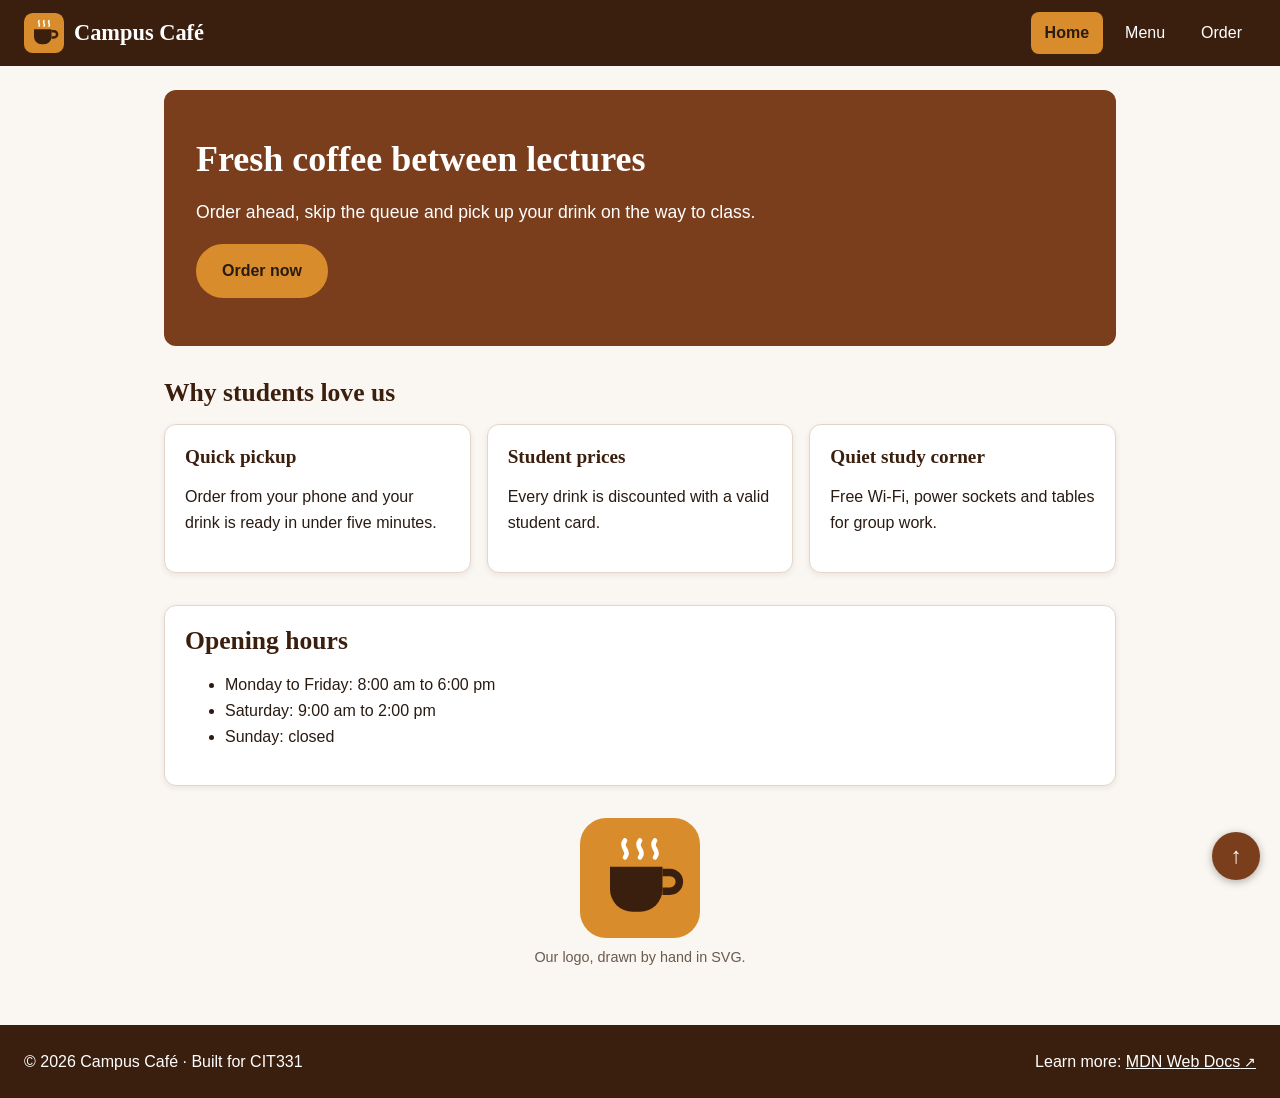
<file: index.html>
<!DOCTYPE html>
<html lang="en">

<head>
    <meta charset="UTF-8">
    <meta name="viewport" content="width=device-width, initial-scale=1.0">
    <meta name="description" content="Campus Café: fresh coffee, snacks and a quiet study space.">
    <title>Campus Café | Home</title>
    <link rel="stylesheet" href="css/styles.css">
</head>

<body id="top">
    <a class="skip-link" href="#main">Skip to main content</a>

    <header class="site-header">
        <a class="brand" href="index.html">
            <img src="images/logo.svg" alt="" width="40" height="40">
            <span>Campus Café</span>
        </a>
        <nav aria-label="Main">
            <ul class="nav-list">
                <li><a href="index.html" class="active" aria-current="page">Home</a></li>
                <li><a href="menu.html">Menu</a></li>
                <li><a href="order.html">Order</a></li>
            </ul>
        </nav>
    </header>

    <main id="main">
        <section class="hero">
            <h1>Fresh coffee between lectures</h1>
            <p>Order ahead, skip the queue and pick up your drink on the way to class.</p>
            <a class="btn" href="order.html">Order now</a>
        </section>

        <section class="highlights">
            <h2>Why students love us</h2>
            <div class="card-row">
                <article class="card">
                    <h3>Quick pickup</h3>
                    <p>Order from your phone and your drink is ready in under five minutes.</p>
                </article>
                <article class="card">
                    <h3>Student prices</h3>
                    <p>Every drink is discounted with a valid student card.</p>
                </article>
                <article class="card">
                    <h3>Quiet study corner</h3>
                    <p>Free Wi-Fi, power sockets and tables for group work.</p>
                </article>
            </div>
        </section>

        <aside class="card notice">
            <h2>Opening hours</h2>
            <ul>
                <li>Monday to Friday: <time datetime="08:00">8:00 am</time> to <time datetime="18:00">6:00 pm</time>
                </li>
                <li>Saturday: <time datetime="09:00">9:00 am</time> to <time datetime="14:00">2:00 pm</time></li>
                <li>Sunday: closed</li>
            </ul>
        </aside>

        <figure class="logo-figure">
            <img src="images/logo.svg" alt="Campus Café logo: a coffee cup with steam" width="120" height="120">
            <figcaption>Our logo, drawn by hand in SVG.</figcaption>
        </figure>
    </main>

    <footer class="site-footer">
        <p>&copy; 2026 Campus Café &middot; Built for CIT331</p>
        <p>Learn more: <a href="https://developer.mozilla.org/" target="_blank" rel="noopener noreferrer">MDN Web
                Docs</a></p>
    </footer>

    <a class="back-to-top" href="#top" aria-label="Back to top">&uarr;</a>
</body>

</html>
</file>
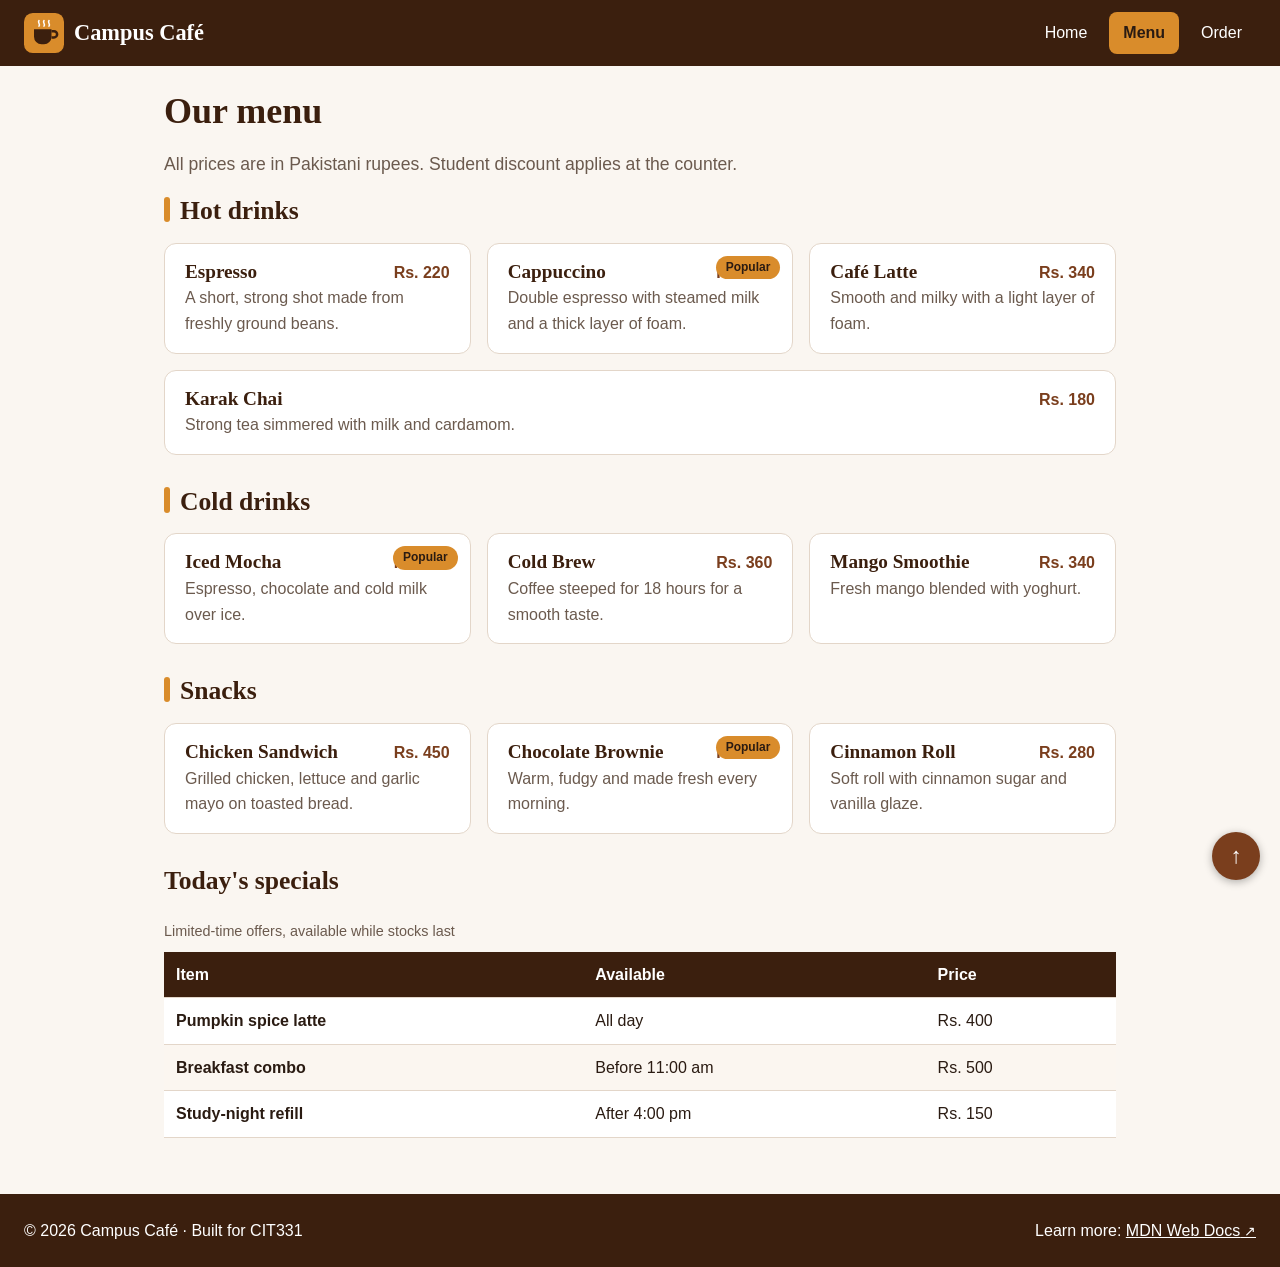
<file: menu.html>
<!DOCTYPE html>
<html lang="en">

<head>
    <meta charset="UTF-8">
    <meta name="viewport" content="width=device-width, initial-scale=1.0">
    <meta name="description" content="The Campus Café menu: hot drinks, cold drinks and snacks.">
    <title>Campus Café | Menu</title>
    <link rel="stylesheet" href="css/styles.css">
</head>

<body id="top">
    <a class="skip-link" href="#main">Skip to main content</a>

    <header class="site-header">
        <a class="brand" href="index.html">
            <img src="images/logo.svg" alt="" width="40" height="40">
            <span>Campus Café</span>
        </a>
        <nav aria-label="Main">
            <ul class="nav-list">
                <li><a href="index.html">Home</a></li>
                <li><a href="menu.html" class="active" aria-current="page">Menu</a></li>
                <li><a href="order.html">Order</a></li>
            </ul>
        </nav>
    </header>

    <main id="main">
        <h1>Our menu</h1>
        <p>All prices are in Pakistani rupees. Student discount applies at the counter.</p>

        <section class="menu-group">
            <h2>Hot drinks</h2>
            <div class="menu-list">
                <article class="menu-item">
                    <div class="item-head">
                        <h3>Espresso</h3>
                        <span class="price">Rs. 220</span>
                    </div>
                    <p>A short, strong shot made from freshly ground beans.</p>
                </article>
                <article class="menu-item">
                    <span class="badge">Popular</span>
                    <div class="item-head">
                        <h3>Cappuccino</h3>
                        <span class="price">Rs. 320</span>
                    </div>
                    <p>Double espresso with steamed milk and a thick layer of foam.</p>
                </article>
                <article class="menu-item">
                    <div class="item-head">
                        <h3>Caf&eacute; Latte</h3>
                        <span class="price">Rs. 340</span>
                    </div>
                    <p>Smooth and milky with a light layer of foam.</p>
                </article>
                <article class="menu-item">
                    <div class="item-head">
                        <h3>Karak Chai</h3>
                        <span class="price">Rs. 180</span>
                    </div>
                    <p>Strong tea simmered with milk and cardamom.</p>
                </article>
            </div>
        </section>

        <!-- Step 2.4: add the Cold drinks and Snacks sections here -->
        <section class="menu-group">
            <h2>Cold drinks</h2>
            <div class="menu-list">
                <article class="menu-item">
                    <span class="badge">Popular</span>
                    <div class="item-head">
                        <h3>Iced Mocha</h3>
                        <span class="price">Rs. 380</span>
                    </div>
                    <p>Espresso, chocolate and cold milk over ice.</p>
                </article>
                <article class="menu-item">
                    <div class="item-head">
                        <h3>Cold Brew</h3>
                        <span class="price">Rs. 360</span>
                    </div>
                    <p>Coffee steeped for 18 hours for a smooth taste.</p>
                </article>
                <article class="menu-item">
                    <div class="item-head">
                        <h3>Mango Smoothie</h3>
                        <span class="price">Rs. 340</span>
                    </div>
                    <p>Fresh mango blended with yoghurt.</p>
                </article>
            </div>
        </section>

        <section class="menu-group">
            <h2>Snacks</h2>
            <div class="menu-list">
                <article class="menu-item">
                    <div class="item-head">
                        <h3>Chicken Sandwich</h3>
                        <span class="price">Rs. 450</span>
                    </div>
                    <p>Grilled chicken, lettuce and garlic mayo on toasted bread.</p>
                </article>
                <article class="menu-item">
                    <span class="badge">Popular</span>
                    <div class="item-head">
                        <h3>Chocolate Brownie</h3>
                        <span class="price">Rs. 250</span>
                    </div>
                    <p>Warm, fudgy and made fresh every morning.</p>
                </article>
                <article class="menu-item">
                    <div class="item-head">
                        <h3>Cinnamon Roll</h3>
                        <span class="price">Rs. 280</span>
                    </div>
                    <p>Soft roll with cinnamon sugar and vanilla glaze.</p>
                </article>
            </div>
        </section>

        <section class="specials">
            <h2>Today's specials</h2>
            <div class="table-wrap">
                <table>
                    <caption>Limited-time offers, available while stocks last</caption>
                    <thead>
                        <tr>
                            <th scope="col">Item</th>
                            <th scope="col">Available</th>
                            <th scope="col">Price</th>
                        </tr>
                    </thead>
                    <tbody>
                        <tr>
                            <th scope="row">Pumpkin spice latte</th>
                            <td>All day</td>
                            <td>Rs. 400</td>
                        </tr>
                        <tr>
                            <th scope="row">Breakfast combo</th>
                            <td>Before 11:00 am</td>
                            <td>Rs. 500</td>
                        </tr>
                        <tr>
                            <th scope="row">Study-night refill</th>
                            <td>After 4:00 pm</td>
                            <td>Rs. 150</td>
                        </tr>
                    </tbody>
                </table>
            </div>
        </section>
    </main>

    <footer class="site-footer">
        <p>&copy; 2026 Campus Caf&eacute; &middot; Built for CIT331</p>
        <p>Learn more: <a href="https://developer.mozilla.org/" target="_blank" rel="noopener noreferrer">MDN Web
                Docs</a></p>
    </footer>

    <a class="back-to-top" href="#top" aria-label="Back to top">&uarr;</a>
</body>

</html>
</file>
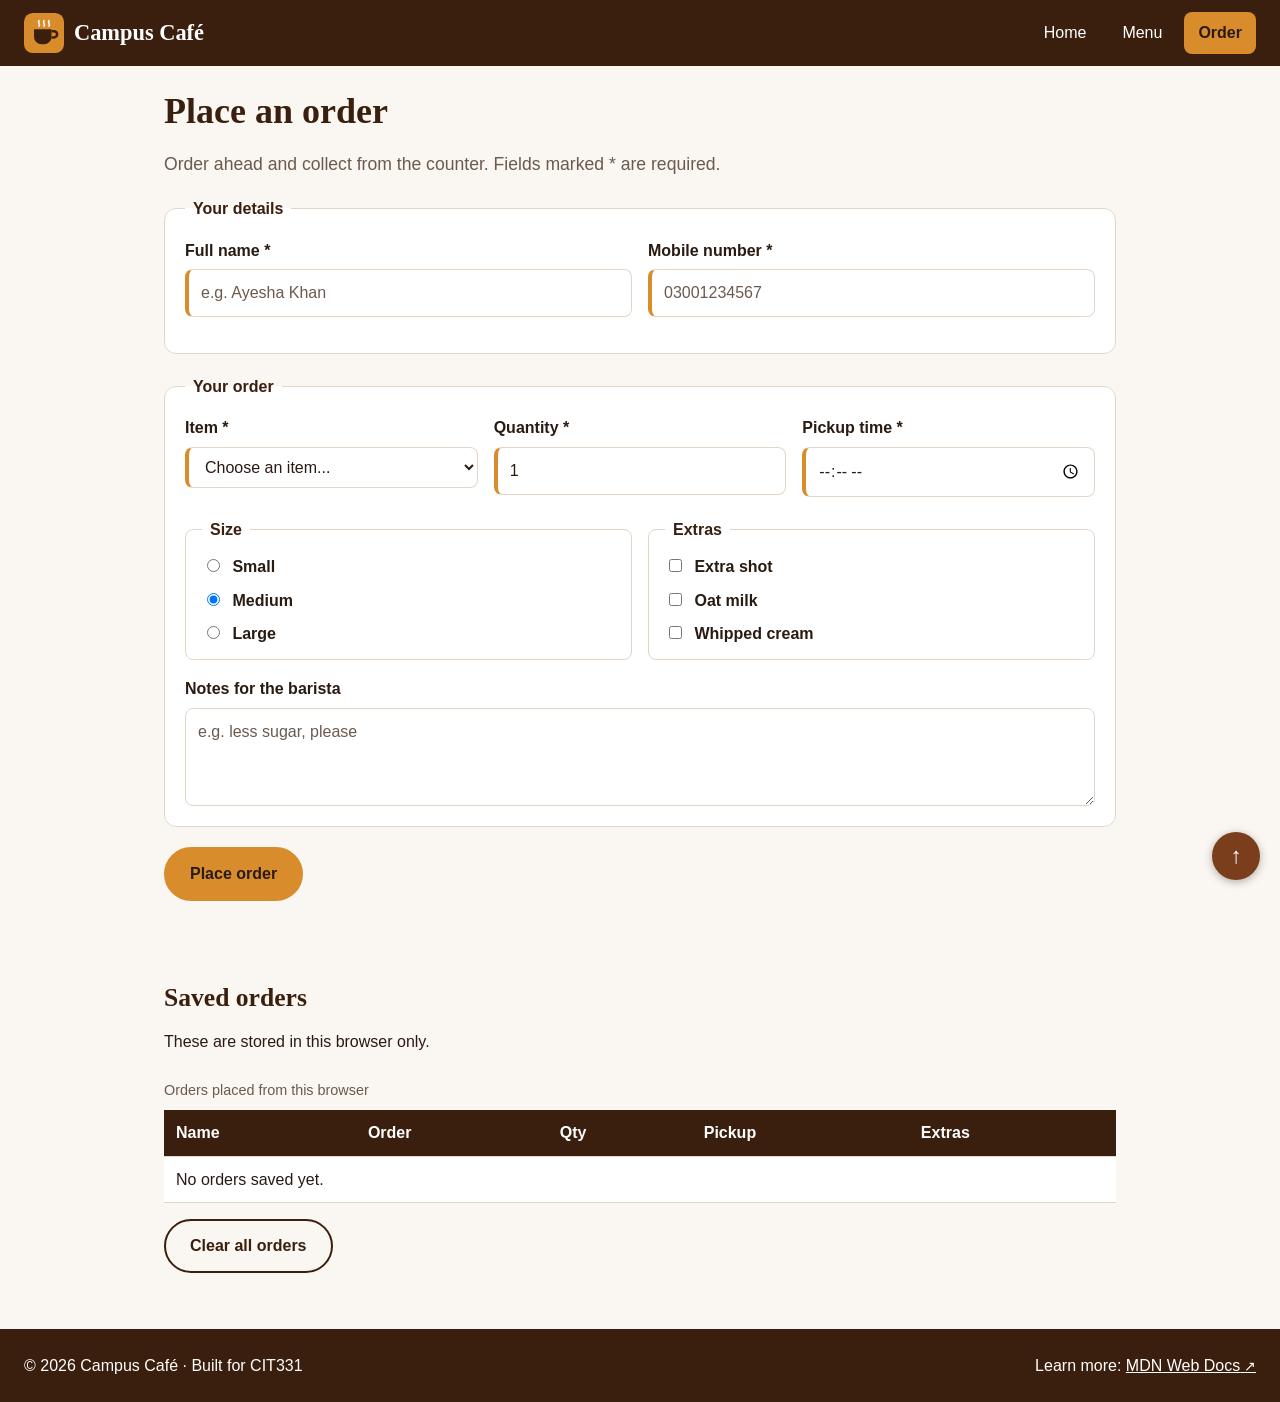
<file: order.html>
<!DOCTYPE html>
<html lang="en">

<head>
    <meta charset="UTF-8">
    <meta name="viewport" content="width=device-width, initial-scale=1.0">
    <meta name="description" content="Order ahead from Campus Café and collect at the counter.">
    <title>Campus Café | Order</title>
    <link rel="stylesheet" href="css/styles.css">
    <script src="js/order.js" defer></script>
</head>

<body id="top">
    <a class="skip-link" href="#main">Skip to main content</a>

    <header class="site-header">
        <a class="brand" href="index.html">
            <img src="images/logo.svg" alt="" width="40" height="40">
            <span>Campus Café</span>
        </a>
        <nav aria-label="Main">
            <ul class="nav-list">
                <li><a href="index.html">Home</a></li>
                <li><a href="menu.html">Menu</a></li>
                <li><a href="order.html" class="active" aria-current="page">Order</a></li>
            </ul>
        </nav>
    </header>

    <main id="main">
        <h1>Place an order</h1>
        <p>Order ahead and collect from the counter. Fields marked * are required.</p>

        <form id="order-form" action="#" method="post">
            <fieldset>
                <legend>Your details</legend>
                <div class="form-row">
                    <div class="field">
                        <label for="name">Full name *</label>
                        <input type="text" id="name" name="name" required minlength="3" maxlength="50"
                            placeholder="e.g. Ayesha Khan" autocomplete="name">
                    </div>
                    <div class="field">
                        <label for="phone">Mobile number *</label>
                        <input type="tel" id="phone" name="phone" required pattern="03[0-9]{9}"
                            title="11 digits starting with 03, for example 03001234567" placeholder="03001234567"
                            autocomplete="tel">
                    </div>
                </div>
            </fieldset>

            <fieldset>
                <legend>Your order</legend>
                <div class="form-row">
                    <div class="field">
                        <label for="item">Item *</label>
                        <select id="item" name="item" required>
                            <option value="">Choose an item...</option>
                            <option>Espresso</option>
                            <option>Cappuccino</option>
                            <option>Cafe Latte</option>
                            <option>Karak Chai</option>
                            <option>Iced Mocha</option>
                            <option>Cold Brew</option>
                            <option>Mango Smoothie</option>
                            <option>Chicken Sandwich</option>
                            <option>Chocolate Brownie</option>
                            <option>Cinnamon Roll</option>
                        </select>
                    </div>
                    <div class="field">
                        <label for="qty">Quantity *</label>
                        <input type="number" id="qty" name="qty" required min="1" max="10" value="1">
                    </div>
                    <div class="field">
                        <label for="pickup">Pickup time *</label>
                        <input type="time" id="pickup" name="pickup" required min="08:00" max="18:00">
                    </div>
                </div>

                <div class="form-row">
                    <fieldset class="choice">
                        <legend>Size</legend>
                        <label><input type="radio" name="size" value="Small"> Small</label>
                        <label><input type="radio" name="size" value="Medium" checked> Medium</label>
                        <label><input type="radio" name="size" value="Large"> Large</label>
                    </fieldset>
                    <fieldset class="choice">
                        <legend>Extras</legend>
                        <label><input type="checkbox" name="extras" value="Extra shot"> Extra shot</label>
                        <label><input type="checkbox" name="extras" value="Oat milk"> Oat milk</label>
                        <label><input type="checkbox" name="extras" value="Whipped cream"> Whipped cream</label>
                    </fieldset>
                </div>

                <div class="field">
                    <label for="notes">Notes for the barista</label>
                    <textarea id="notes" name="notes" rows="3" maxlength="200"
                        placeholder="e.g. less sugar, please"></textarea>
                </div>
            </fieldset>

            <button type="submit" class="btn">Place order</button>
            <p id="message" role="status" aria-live="polite"></p>
        </form>

        <section class="saved-orders">
            <h2>Saved orders</h2>
            <p>These are stored in this browser only.</p>
            <div class="table-wrap">
                <table>
                    <caption>Orders placed from this browser</caption>
                    <thead>
                        <tr>
                            <th scope="col">Name</th>
                            <th scope="col">Order</th>
                            <th scope="col">Qty</th>
                            <th scope="col">Pickup</th>
                            <th scope="col">Extras</th>
                        </tr>
                    </thead>
                    <tbody id="orders-body"></tbody>
                </table>
            </div>
            <button type="button" id="clear-orders" class="btn btn-secondary">Clear all orders</button>
        </section>
    </main>

    <footer class="site-footer">
        <p>&copy; 2026 Campus Café &middot; Built for CIT331</p>
        <p>Learn more: <a href="https://developer.mozilla.org/" target="_blank" rel="noopener noreferrer">MDN Web
                Docs</a></p>
    </footer>

    <a class="back-to-top" href="#top" aria-label="Back to top">&uarr;</a>
</body>

</html>
</file>
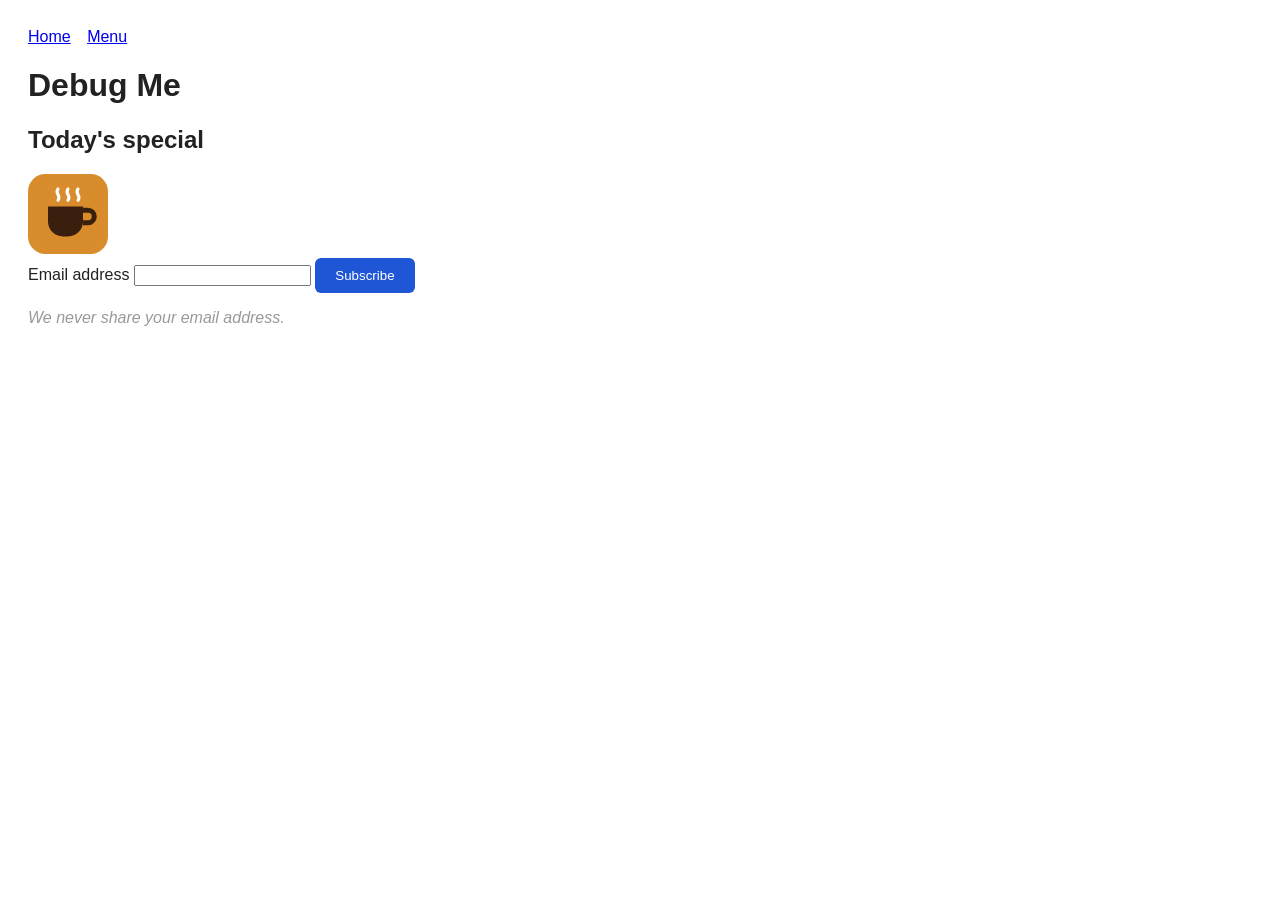
<file: debug/bugs.html>
<!DOCTYPE html>
<html lang="en">

<head>
    <meta charset="UTF-8">
    <meta name="viewport" content="width=device-width, initial-scale=1.0">
    <title>Debug Me</title>
    <link rel="stylesheet" href="bugs.css">
</head>

<body>
    <nav class="menu">
        <a href="../index.html">Home</a>
        <a href="../menu.html">Menu</a>
    </nav>

    <main>
        <h1>Debug Me</h1>
        <h2>Today's special</h2>
        <img src="../images/logo.svg" alt="" width="80" height="80">

        <form>
            <label for="email">Email address</label>
            <input type="email" id="email" name="email" required autocomplete="off">
            <button class="btn">Subscribe</button>
        </form>

        <p class="note">We never share your email address.</p>
    </main>
</body>

</html>
</file>
<file: css/styles.css>
/* ===== Campus Café: styles.css ===== */

/* ---------- 1. Reset, tokens and base typography ---------- */
*,
*::before,
*::after {
    box-sizing: border-box;
}

:root {
    --brand: #7a3e1d;
    --brand-dark: #3b1f0e;
    --accent: #d98c2b;
    --bg: #faf6f1;
    --surface: #ffffff;
    --text: #2a1b12;
    --muted: #6b5a4e;
    --border: #e3d6c9;
    --space: 16px;
    --radius: 12px;
}

body {
    margin: 0;
    font-family: "Segoe UI", Arial, sans-serif;
    font-size: 1rem;
    line-height: 1.6;
    color: var(--text);
    background: var(--bg);
}

/* ---------- 2. Headings, links, focus ---------- */
h1,
h2,
h3 {
    font-family: Georgia, "Times New Roman", serif;
    color: var(--brand-dark);
    line-height: 1.2;
}

h1 {
    font-size: 2.25rem;
    margin: 0 0 var(--space);
}

h2 {
    font-size: 1.6rem;
    margin: 0 0 var(--space);
}

h3 {
    font-size: 1.2rem;
    margin: 0 0 8px;
}

a {
    color: var(--brand);
}

a:hover {
    color: var(--brand-dark);
    text-decoration-thickness: 3px;
}

a:focus-visible,
button:focus-visible,
input:focus-visible,
select:focus-visible,
textarea:focus-visible {
    outline: 3px solid var(--brand);
    outline-offset: 3px;
}

/* ---------- 3. Page shell ---------- */
#main {
    max-width: 1000px;
    margin: 0 auto;
    padding: 24px;
}

main>section,
main>aside,
main>figure {
    margin: 0 0 32px;
}

h1+p {
    font-size: 1.1rem;
    color: var(--muted);
}

/* ---------- 4. Header and navigation ---------- */
.site-header {
    background: var(--brand-dark);
    color: #fff;
    padding: 12px 24px;
    /* sticky: stays at the top while the page scrolls */
    position: sticky;
    top: 0;
    z-index: 100;
    display: flex;
    flex-wrap: wrap;
    align-items: center;
    justify-content: space-between;
    gap: 12px;
}

.brand {
    color: #fff;
    text-decoration: none;
    font-family: Georgia, "Times New Roman", serif;
    font-size: 1.4rem;
    font-weight: 700;
}

.nav-list {
    list-style: none;
    margin: 12px 0 0;
    padding: 0;
    display: flex;
    gap: 8px;
    margin: 0;
    list-style: none;
}

.nav-list li {
    display: inline-block;
}

.nav-list a {
    display: inline-block;
    color: #fff;
    text-decoration: none;
    padding: 8px 14px;
    border-radius: 8px;
}

.nav-list a:not(.active):hover {
    background: rgba(255, 255, 255, 0.18);
}

.nav-list a.active {
    background: var(--accent);
    color: var(--text);
    font-weight: 700;
}

/* ---------- 5. Footer ---------- */
.site-footer {
    background: var(--brand-dark);
    color: #fff;
    padding: 20px 24px;
    display: flex;
    flex-wrap: wrap;
    align-items: center;
    justify-content: space-between;
    gap: 8px 24px;
}

.site-footer p {
    margin: 4px 0;
}

.site-footer a {
    color: #fff;
}

/* ---------- 6. Hero, buttons, cards ---------- */
.hero {
    background: var(--brand);
    color: #fff;
    padding: 48px 32px;
    border-radius: var(--radius);
}

.hero h1,
.hero p {
    color: #fff;
}

.hero h1 {
    margin-bottom: 12px;
}

.btn {
    display: inline-block;
    background: var(--accent);
    color: var(--text);
    font: inherit;
    font-weight: 700;
    padding: 12px 24px;
    border: 2px solid var(--accent);
    border-radius: 999px;
    text-decoration: none;
    cursor: pointer;
}

.btn:hover {
    background: var(--brand-dark);
    border-color: var(--brand-dark);
    color: #fff;
}

.btn-secondary {
    background: transparent;
    color: var(--brand-dark);
    border-color: var(--brand-dark);
}

.btn-secondary:hover {
    background: var(--brand-dark);
    color: #fff;
}

.card {
    background: var(--surface);
    border: 1px solid var(--border);
    border-radius: var(--radius);
    padding: 20px;
    box-shadow: 0 2px 6px rgba(59, 31, 14, 0.08);
}

.logo-figure {
    text-align: center;
}

figcaption {
    color: var(--muted);
    font-size: 0.9rem;
}

/* ---------- 7. Menu, tables ---------- */
.menu-group h2::before {
    content: "";
    display: inline-block;
    width: 6px;
    height: 1em;
    margin-right: 10px;
    background: var(--accent);
    border-radius: 3px;
    vertical-align: -0.12em;
}

.menu-item {
    background: var(--surface);
    border: 1px solid var(--border);
    border-radius: var(--radius);
    padding: 16px 20px;
    margin-bottom: 16px;
}

.menu-item p {
    margin: 0;
    color: var(--muted);
}

.item-head h3 {
    margin: 0;
}

.price {
    font-weight: 700;
    color: var(--brand);
}

table {
    width: 100%;
    border-collapse: collapse;
    background: var(--surface);
}

caption {
    text-align: left;
    padding: 8px 0;
    color: var(--muted);
    font-size: 0.9rem;
}

th,
td {
    text-align: left;
    padding: 10px 12px;
    border-bottom: 1px solid var(--border);
}

thead th {
    background: var(--brand-dark);
    color: #fff;
}

tbody th {
    font-weight: 600;
}

tbody tr:nth-child(even) {
    background: #fbf6f0;
}

/* ---------- 8. Attribute selectors and pseudo-elements ---------- */
a[href^="http"]::after {
    content: " \2197";
    font-size: 0.85em;
}

/* ---------- 9. Forms ---------- */
form>fieldset {
    background: var(--surface);
    border: 1px solid var(--border);
    border-radius: var(--radius);
    padding: 16px 20px;
    margin: 0 0 20px;
}

legend {
    font-weight: 700;
    padding: 0 8px;
    color: var(--brand-dark);
}

label {
    font-weight: 600;
}

input,
select,
textarea {
    font: inherit;
    width: 100%;
    padding: 10px 12px;
    border: 1px solid var(--border);
    border-radius: 8px;
    background: #fff;
    color: var(--text);
}

input[type="radio"],
input[type="checkbox"] {
    width: auto;
    margin-right: 8px;
}

input[required],
select[required] {
    border-left: 4px solid var(--accent);
}

input[placeholder]:not(:placeholder-shown):invalid {
    border-color: #b3261e;
}

::placeholder {
    color: var(--muted);
    opacity: 1;
}

#message {
    min-height: 1.6em;
    font-weight: 600;
    color: #0a6b50;
}

/* ---------- 10. Positioning ---------- */

/* absolute: placed inside its nearest positioned parent */
.menu-item {
    position: relative;
}

.badge {
    position: absolute;
    top: 12px;
    right: 12px;
    background: var(--accent);
    color: var(--text);
    font-size: 0.75rem;
    font-weight: 700;
    padding: 2px 10px;
    border-radius: 999px;
}

/* fixed: stays in the corner of the screen */
.back-to-top {
    position: fixed;
    right: 20px;
    bottom: 20px;
    width: 48px;
    height: 48px;
    display: flex;
    align-items: center;
    justify-content: center;
    background: var(--brand);
    color: #fff;
    font-size: 1.4rem;
    text-decoration: none;
    border-radius: 50%;
    box-shadow: 0 2px 8px rgba(0, 0, 0, 0.3);
}

.back-to-top:hover {
    background: var(--brand-dark);
    color: #fff;
}

/* skip link: parked off-screen until it gets keyboard focus */
.skip-link {
    position: absolute;
    left: -9999px;
    top: 0;
}

.skip-link:focus {
    left: 8px;
    top: 8px;
    z-index: 200;
    background: #fff;
    color: var(--brand-dark);
    padding: 8px 14px;
    border-radius: 8px;
}

/* ---------- 11. Flexbox: header, nav, footer ---------- */
.brand {
    display: flex;
    align-items: center;
    gap: 10px;
}

/* ---------- 12. Flexbox: cards and menu ---------- */
.card-row {
    display: flex;
    flex-wrap: wrap;
    gap: 16px;
}

.card-row>.card {
    flex: 1 1 260px;
}

.menu-list {
    display: flex;
    flex-wrap: wrap;
    gap: 16px;
}

.menu-item {
    flex: 1 1 300px;
    margin-bottom: 0;
}

.item-head {
    display: flex;
    justify-content: space-between;
    align-items: baseline;
    gap: 12px;
}

/* keep the footer at the bottom of short pages */
body {
    min-height: 100vh;
    display: flex;
    flex-direction: column;
}

#main {
    width: 100%;
    flex: 1;
}

/* ---------- 13. Flexbox: form layout ---------- */
.form-row {
    display: flex;
    flex-wrap: wrap;
    gap: 16px;
    margin-bottom: 16px;
}

.form-row>.field,
.form-row>.choice {
    flex: 1 1 220px;
}

.field {
    display: flex;
    flex-direction: column;
    gap: 6px;
    margin-bottom: 4px;
}

fieldset.choice {
    display: flex;
    flex-direction: column;
    gap: 8px;
    margin: 0;
    border: 1px solid var(--border);
    border-radius: 8px;
    padding: 12px 16px;
}

.saved-orders {
    margin-top: 40px;
}

.table-wrap {
    overflow-x: auto;
    margin-bottom: 16px;
}

/* ---------- 14. Responsive ---------- */
img {
    max-width: 100%;
    height: auto;
}

@media (max-width: 768px) {
    h1 {
        font-size: 1.9rem;
    }

    #main {
        padding: 16px;
    }

    .hero {
        padding: 32px 20px;
    }

    .site-header {
        flex-direction: column;
        align-items: flex-start;
    }
}

@media (max-width: 480px) {
    .nav-list {
        flex-wrap: wrap;
    }

    .btn {
        display: block;
        width: 100%;
        text-align: center;
    }

    .site-footer {
        flex-direction: column;
        align-items: flex-start;
    }
}
</file>
<file: debug/bugs.css>
body {
    font-family: Arial, sans-serif;
    background: #ffffff;
    color: #222222;
    padding: 20px;
}

.menu a {
    margin-right: 12px;
}

.btn {
    background: #1e56d6;
    color: #ffffff;
    padding: 10px 20px;
    border: none;
    border-radius: 6px;
}

.btn:hover {
    background: #0b1f3a;
    cursor: pointer;
}

.note {
    font-style: italic;
    color: #999999;
}
</file>
